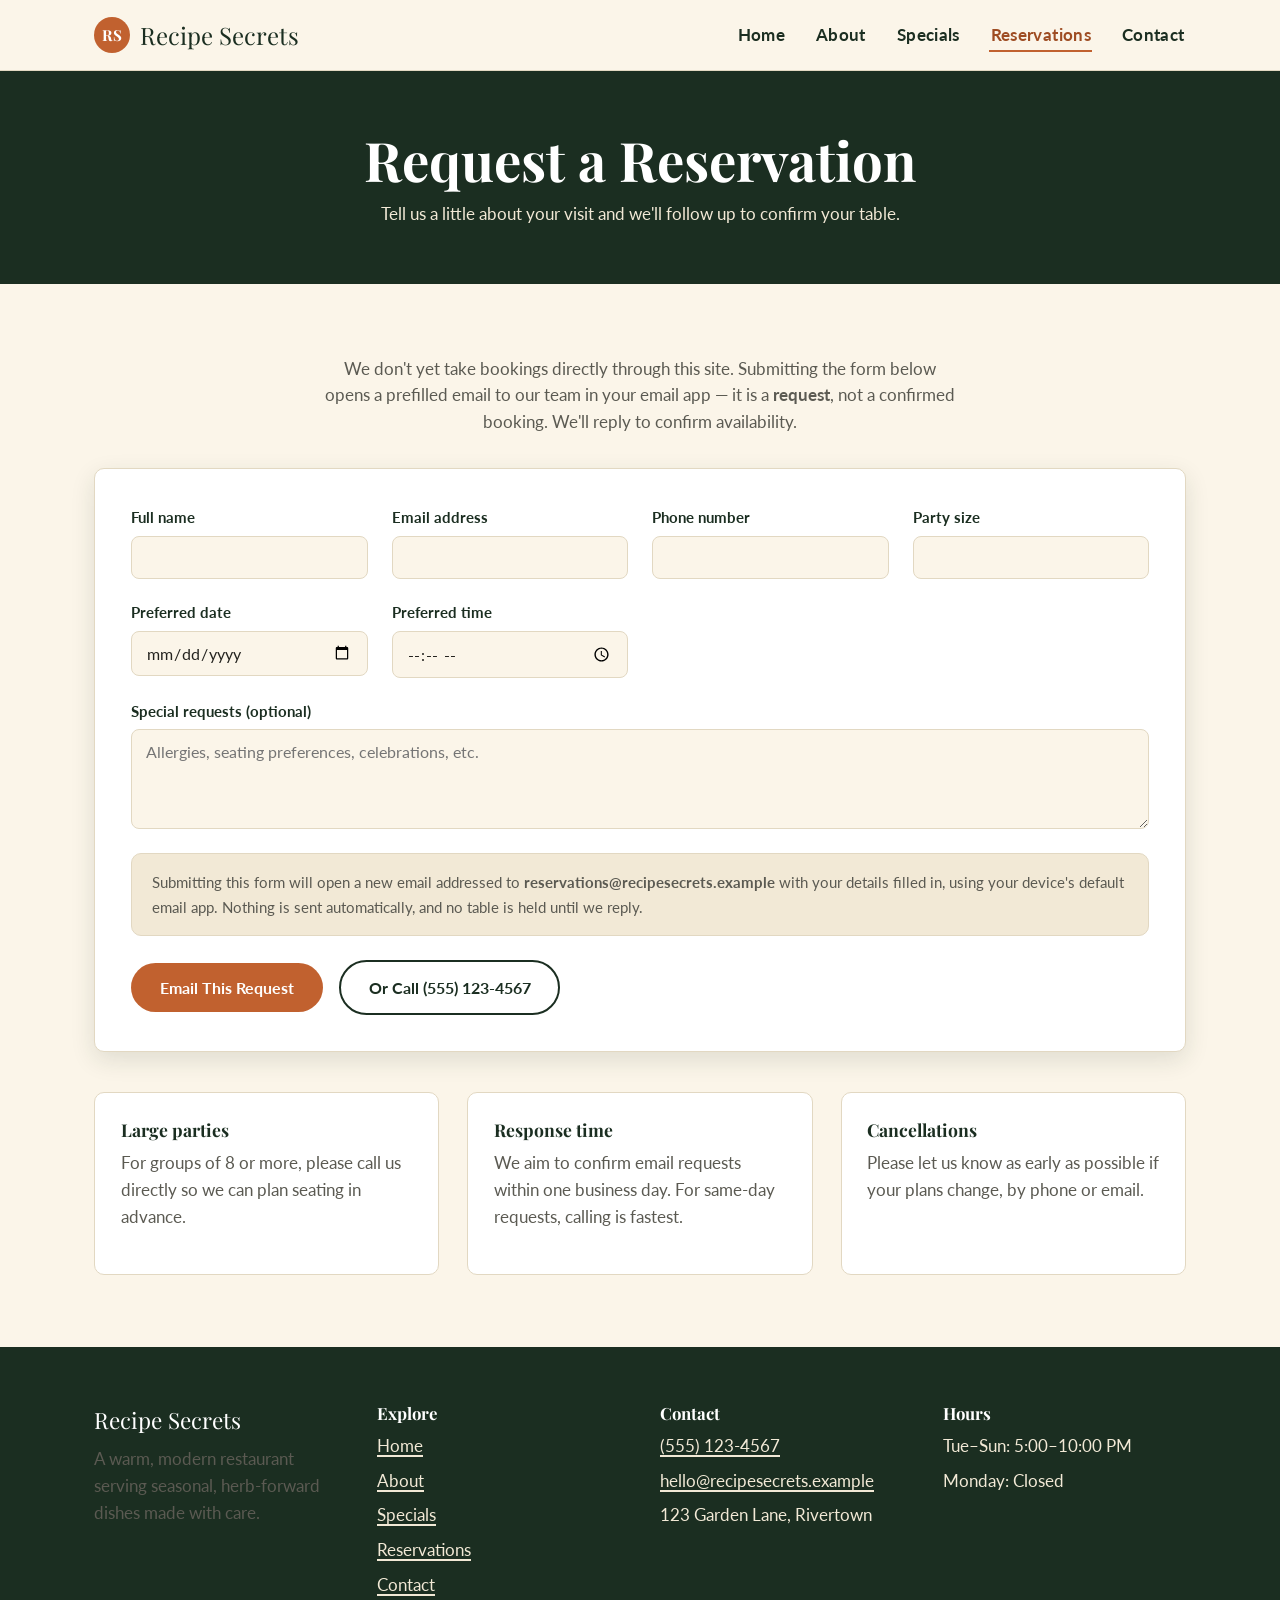
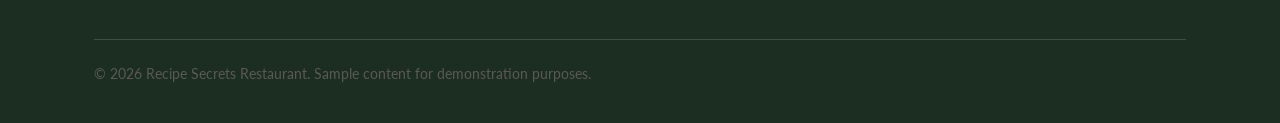
<file: reservations.html>
<!DOCTYPE html>
<html lang="en">
<head>
<meta charset="UTF-8">
<meta name="viewport" content="width=device-width, initial-scale=1.0">
<title>Reservations | Recipe Secrets Restaurant</title>
<meta name="description" content="Request a table at Recipe Secrets Restaurant. Fill out our reservation form to send a prefilled email request, or call us directly.">
<meta property="og:title" content="Reservations at Recipe Secrets Restaurant">
<meta property="og:description" content="Request a table by email or phone.">
<meta property="og:type" content="website">
<meta property="og:image" content="https://images.unsplash.com/photo-1504674900247-0877df9cc836?auto=format&fit=crop&w=1200&q=80">
<meta name="twitter:card" content="summary_large_image">
<link rel="preconnect" href="https://images.unsplash.com">
<link rel="stylesheet" href="https://fonts.googleapis.com/css2?family=Playfair+Display:wght@600;700&family=Lato:wght@400;700&display=swap">
<link rel="stylesheet" href="css/style.css">
</head>
<body>
<a class="skip-link" href="#main">Skip to main content</a>

<header class="site-header">
  <nav class="nav-bar" aria-label="Primary">
    <a class="brand" href="index.html">
      <span class="brand-mark" aria-hidden="true">RS</span>
      Recipe Secrets
    </a>
    <button class="nav-toggle" aria-expanded="false" aria-controls="primary-nav" aria-label="Toggle navigation menu">
      <span class="nav-toggle-bar"></span>
    </button>
    <ul class="nav-list" id="primary-nav">
      <li><a href="index.html">Home</a></li>
      <li><a href="about.html">About</a></li>
      <li><a href="specials.html">Specials</a></li>
      <li><a href="reservations.html" aria-current="page">Reservations</a></li>
      <li><a href="contact.html">Contact</a></li>
    </ul>
  </nav>
</header>

<main id="main">

  <section class="page-hero">
    <div class="container">
      <h1>Request a Reservation</h1>
      <p>Tell us a little about your visit and we'll follow up to confirm your table.</p>
    </div>
  </section>

  <section class="section">
    <div class="container">
      <div class="section-heading" style="margin-bottom:2rem;">
        <p>We don't yet take bookings directly through this site. Submitting the form below opens a prefilled email to our team in your email app &mdash; it is a <strong>request</strong>, not a confirmed booking. We'll reply to confirm availability.</p>
      </div>

      <div class="form-card">
        <form id="reservation-form">
          <div class="form-grid">
            <div class="form-field">
              <label for="name">Full name</label>
              <input type="text" id="name" name="name" autocomplete="name" required>
            </div>
            <div class="form-field">
              <label for="email">Email address</label>
              <input type="email" id="email" name="email" autocomplete="email" required>
            </div>
            <div class="form-field">
              <label for="phone">Phone number</label>
              <input type="tel" id="phone" name="phone" autocomplete="tel" required>
            </div>
            <div class="form-field">
              <label for="party-size">Party size</label>
              <input type="number" id="party-size" name="partySize" min="1" max="20" required>
            </div>
            <div class="form-field">
              <label for="date">Preferred date</label>
              <input type="date" id="date" name="date" required>
            </div>
            <div class="form-field">
              <label for="time">Preferred time</label>
              <input type="time" id="time" name="time" required>
            </div>
            <div class="form-field full">
              <label for="notes">Special requests (optional)</label>
              <textarea id="notes" name="notes" placeholder="Allergies, seating preferences, celebrations, etc."></textarea>
            </div>
          </div>

          <p class="form-note" style="margin-top:1.5rem;">
            Submitting this form will open a new email addressed to <strong>reservations@recipesecrets.example</strong> with your details filled in, using your device's default email app. Nothing is sent automatically, and no table is held until we reply.
          </p>

          <div class="form-actions">
            <button type="submit" class="btn btn-primary">Email This Request</button>
            <a class="btn btn-outline" href="tel:+15551234567">Or Call (555) 123-4567</a>
          </div>
        </form>
      </div>

      <div class="pillar-grid">
        <div class="pillar">
          <h3>Large parties</h3>
          <p>For groups of 8 or more, please call us directly so we can plan seating in advance.</p>
        </div>
        <div class="pillar">
          <h3>Response time</h3>
          <p>We aim to confirm email requests within one business day. For same-day requests, calling is fastest.</p>
        </div>
        <div class="pillar">
          <h3>Cancellations</h3>
          <p>Please let us know as early as possible if your plans change, by phone or email.</p>
        </div>
      </div>
    </div>
  </section>

</main>

<footer class="site-footer">
  <div class="container">
    <div class="footer-grid">
      <div>
        <p class="footer-brand">Recipe Secrets</p>
        <p>A warm, modern restaurant serving seasonal, herb-forward dishes made with care.</p>
      </div>
      <div>
        <h3>Explore</h3>
        <ul class="footer-list">
          <li><a href="index.html">Home</a></li>
          <li><a href="about.html">About</a></li>
          <li><a href="specials.html">Specials</a></li>
          <li><a href="reservations.html">Reservations</a></li>
          <li><a href="contact.html">Contact</a></li>
        </ul>
      </div>
      <div>
        <h3>Contact</h3>
        <ul class="footer-list">
          <li><a href="tel:+15551234567">(555) 123-4567</a></li>
          <li><a href="mailto:hello@recipesecrets.example">hello@recipesecrets.example</a></li>
          <li>123 Garden Lane, Rivertown</li>
        </ul>
      </div>
      <div>
        <h3>Hours</h3>
        <ul class="footer-list">
          <li>Tue&ndash;Sun: 5:00&ndash;10:00 PM</li>
          <li>Monday: Closed</li>
        </ul>
      </div>
    </div>
    <div class="footer-bottom">
      <p>&copy; 2026 Recipe Secrets Restaurant. Sample content for demonstration purposes.</p>
    </div>
  </div>
</footer>

<script src="js/main.js"></script>
<script src="js/reservation.js"></script>
</body>
</html>
</file>
<file: css/style.css>
/* ===== Recipe Secrets Restaurant — shared stylesheet ===== */

:root {
  --color-cream: #FBF5E9;
  --color-cream-dark: #F2E9D6;
  --color-surface: #FFFFFF;
  --color-green: #27402F;
  --color-green-deep: #1B2E21;
  --color-green-soft: #44614C;
  --color-terracotta: #C1612F;
  --color-terracotta-dark: #9E4C22;
  --color-text: #24231F;
  --color-text-muted: #5B5A52;
  --color-border: #E2D8C2;
  --font-display: "Playfair Display", Georgia, "Times New Roman", serif;
  --font-body: "Lato", "Segoe UI", sans-serif;
  --radius: 10px;
  --shadow-soft: 0 8px 24px rgba(27, 46, 33, 0.12);
  --max-width: 1140px;
}

@media (prefers-reduced-motion: no-preference) {
  :root {
    --transition-fast: 160ms ease;
    --transition-med: 280ms ease;
  }
}
@media (prefers-reduced-motion: reduce) {
  :root {
    --transition-fast: 0ms;
    --transition-med: 0ms;
  }
  * {
    scroll-behavior: auto !important;
  }
}

*, *::before, *::after { box-sizing: border-box; }

html {
  scroll-behavior: smooth;
}

body {
  margin: 0;
  font-family: var(--font-body);
  background: var(--color-cream);
  color: var(--color-text);
  line-height: 1.6;
  font-size: 1.05rem;
}

img { max-width: 100%; display: block; }

h1, h2, h3, h4 {
  font-family: var(--font-display);
  color: var(--color-green-deep);
  line-height: 1.2;
  margin: 0 0 0.6em;
}

h1 { font-size: clamp(2.2rem, 5vw, 3.4rem); }
h2 { font-size: clamp(1.7rem, 3.2vw, 2.4rem); }
h3 { font-size: 1.35rem; }

p { margin: 0 0 1em; color: var(--color-text-muted); }

a {
  color: var(--color-terracotta-dark);
  text-decoration-thickness: 1.5px;
  text-underline-offset: 3px;
}
a:hover { color: var(--color-terracotta); }

:focus-visible {
  outline: 3px solid var(--color-terracotta);
  outline-offset: 3px;
}

.container {
  max-width: var(--max-width);
  margin: 0 auto;
  padding: 0 1.5rem;
}

.visually-hidden {
  position: absolute;
  width: 1px; height: 1px;
  overflow: hidden;
  clip: rect(0 0 0 0);
  white-space: nowrap;
}

.skip-link {
  position: absolute;
  left: 1rem;
  top: -3rem;
  background: var(--color-green-deep);
  color: #fff;
  padding: 0.6em 1em;
  border-radius: var(--radius);
  z-index: 100;
  transition: top var(--transition-fast);
}
.skip-link:focus { top: 1rem; }

/* ===== Header / Nav ===== */
.site-header {
  background: var(--color-cream);
  border-bottom: 1px solid var(--color-border);
  position: sticky;
  top: 0;
  z-index: 50;
}

.nav-bar {
  display: flex;
  align-items: center;
  justify-content: space-between;
  padding: 1rem 1.5rem;
  max-width: var(--max-width);
  margin: 0 auto;
}

.brand {
  display: flex;
  align-items: center;
  gap: 0.6rem;
  font-family: var(--font-display);
  font-size: 1.5rem;
  color: var(--color-green-deep);
  text-decoration: none;
}
.brand:hover { color: var(--color-green-deep); }
.brand-mark {
  width: 2.25rem;
  height: 2.25rem;
  border-radius: 50%;
  background: var(--color-terracotta);
  color: #fff;
  display: flex;
  align-items: center;
  justify-content: center;
  font-weight: 700;
  font-family: var(--font-display);
  font-size: 0.95rem;
  letter-spacing: -0.02em;
  flex-shrink: 0;
}

.nav-toggle {
  display: none;
  background: transparent;
  border: 2px solid var(--color-green-deep);
  border-radius: var(--radius);
  padding: 0.45rem 0.6rem;
  cursor: pointer;
}
.nav-toggle-bar,
.nav-toggle-bar::before,
.nav-toggle-bar::after {
  display: block;
  width: 22px;
  height: 2px;
  background: var(--color-green-deep);
  position: relative;
  transition: transform var(--transition-fast);
}
.nav-toggle-bar::before,
.nav-toggle-bar::after {
  content: "";
  position: absolute;
  left: 0;
}
.nav-toggle-bar::before { top: -7px; }
.nav-toggle-bar::after { top: 7px; }

.nav-list {
  display: flex;
  gap: 1.75rem;
  list-style: none;
  margin: 0;
  padding: 0;
}

.nav-list a {
  color: var(--color-green-deep);
  text-decoration: none;
  font-weight: 700;
  letter-spacing: 0.02em;
  padding: 0.3rem 0.1rem;
  border-bottom: 2px solid transparent;
  transition: border-color var(--transition-fast), color var(--transition-fast);
}
.nav-list a:hover,
.nav-list a[aria-current="page"] {
  color: var(--color-terracotta-dark);
  border-color: var(--color-terracotta);
}

@media (max-width: 760px) {
  .nav-toggle { display: inline-flex; }
  .nav-list {
    position: absolute;
    top: 100%;
    left: 0;
    right: 0;
    background: var(--color-cream);
    border-bottom: 1px solid var(--color-border);
    flex-direction: column;
    gap: 0;
    padding: 0.5rem 1.5rem 1rem;
    display: none;
  }
  .nav-list.is-open { display: flex; }
  .nav-list li { border-top: 1px solid var(--color-border); }
  .nav-list a { display: block; padding: 0.85rem 0.2rem; }
}

/* ===== Buttons ===== */
.btn {
  display: inline-block;
  font-family: var(--font-body);
  font-weight: 700;
  font-size: 1rem;
  padding: 0.8rem 1.7rem;
  border-radius: 999px;
  text-decoration: none;
  cursor: pointer;
  border: 2px solid transparent;
  transition: transform var(--transition-fast), background var(--transition-fast), color var(--transition-fast), border-color var(--transition-fast);
}
.btn:hover { transform: translateY(-2px); }
.btn:active { transform: translateY(0); }

.btn-primary {
  background: var(--color-terracotta);
  color: #fff;
}
.btn-primary:hover { background: var(--color-terracotta-dark); color: #fff; }

.btn-secondary {
  background: transparent;
  color: var(--color-cream);
  border-color: var(--color-cream);
}
.btn-secondary:hover { background: var(--color-cream); color: var(--color-green-deep); }

.btn-outline {
  background: transparent;
  color: var(--color-green-deep);
  border-color: var(--color-green-deep);
}
.btn-outline:hover { background: var(--color-green-deep); color: #fff; }

.btn-group {
  display: flex;
  flex-wrap: wrap;
  gap: 1rem;
}

/* ===== Hero ===== */
.hero {
  position: relative;
  color: #fff;
  background: linear-gradient(180deg, rgba(27,46,33,0.55), rgba(27,46,33,0.78)), var(--color-green-deep);
  background-size: cover;
  background-position: center;
}
.hero.has-image {
  background-image: linear-gradient(180deg, rgba(20,32,23,0.5), rgba(20,32,23,0.82)), var(--hero-img);
}
.hero-inner {
  padding: 6.5rem 1.5rem 5rem;
  max-width: 760px;
}
.hero p.eyebrow {
  text-transform: uppercase;
  letter-spacing: 0.18em;
  font-size: 0.85rem;
  color: var(--color-cream-dark);
  font-weight: 700;
  margin-bottom: 1rem;
}
.hero h1 { color: #fff; }
.hero .lede {
  color: #F2EADA;
  font-size: 1.15rem;
  max-width: 540px;
}

.page-hero {
  padding: 3.5rem 1.5rem;
  background: var(--color-green-deep);
  color: #fff;
  text-align: center;
}
.page-hero h1 { color: #fff; margin-bottom: 0.5rem; }
.page-hero p { color: var(--color-cream-dark); max-width: 620px; margin: 0 auto; }

/* ===== Sections ===== */
section.section {
  padding: 4.5rem 0;
}
section.section.alt {
  background: var(--color-cream-dark);
}
.section-heading {
  text-align: center;
  max-width: 640px;
  margin: 0 auto 2.75rem;
}
.section-heading .eyebrow {
  text-transform: uppercase;
  letter-spacing: 0.16em;
  font-size: 0.8rem;
  font-weight: 700;
  color: var(--color-terracotta-dark);
}

/* ===== Cards ===== */
.card-grid {
  display: grid;
  grid-template-columns: repeat(auto-fit, minmax(260px, 1fr));
  gap: 2rem;
}

.dish-card {
  background: var(--color-surface);
  border-radius: var(--radius);
  overflow: hidden;
  box-shadow: var(--shadow-soft);
  border: 1px solid var(--color-border);
  display: flex;
  flex-direction: column;
  transition: transform var(--transition-med), box-shadow var(--transition-med);
}
.dish-card:hover {
  transform: translateY(-6px);
  box-shadow: 0 16px 32px rgba(27, 46, 33, 0.18);
}
.dish-card img {
  width: 100%;
  height: 210px;
  object-fit: cover;
}
.dish-card-body { padding: 1.35rem 1.4rem 1.6rem; flex: 1; display: flex; flex-direction: column; }
.dish-card-body h3 { margin-bottom: 0.4rem; }
.dish-price {
  color: var(--color-terracotta-dark);
  font-weight: 700;
  margin-top: auto;
  padding-top: 0.8rem;
}
.dish-tag {
  display: inline-block;
  background: var(--color-green-deep);
  color: #fff;
  font-size: 0.72rem;
  font-weight: 700;
  letter-spacing: 0.05em;
  text-transform: uppercase;
  padding: 0.25rem 0.6rem;
  border-radius: 999px;
  margin-bottom: 0.6rem;
  align-self: flex-start;
}

/* ===== About / split layout ===== */
.split {
  display: grid;
  grid-template-columns: 1fr 1fr;
  gap: 3rem;
  align-items: center;
}
.split img {
  border-radius: var(--radius);
  box-shadow: var(--shadow-soft);
  width: 100%;
  height: 100%;
  object-fit: cover;
}
@media (max-width: 760px) {
  .split { grid-template-columns: 1fr; }
}

.pillar-grid {
  display: grid;
  grid-template-columns: repeat(auto-fit, minmax(220px, 1fr));
  gap: 1.75rem;
  margin-top: 2.5rem;
}
.pillar {
  background: var(--color-surface);
  border: 1px solid var(--color-border);
  border-radius: var(--radius);
  padding: 1.6rem;
}
.pillar h3 { font-size: 1.1rem; }

/* ===== Info blocks (contact/hours) ===== */
.info-grid {
  display: grid;
  grid-template-columns: repeat(auto-fit, minmax(230px, 1fr));
  gap: 1.75rem;
}
.info-card {
  background: var(--color-surface);
  border: 1px solid var(--color-border);
  border-radius: var(--radius);
  padding: 1.75rem;
}
.info-card h3 {
  display: flex;
  align-items: center;
  gap: 0.6rem;
  font-size: 1.05rem;
}
.info-icon {
  width: 2rem; height: 2rem;
  border-radius: 50%;
  background: var(--color-terracotta);
  color: #fff;
  display: inline-flex;
  align-items: center;
  justify-content: center;
  flex-shrink: 0;
}
.hours-table { width: 100%; border-collapse: collapse; }
.hours-table th { text-align: left; }
.hours-table td, .hours-table th {
  padding: 0.45rem 0;
  border-bottom: 1px solid var(--color-border);
  color: var(--color-text-muted);
}
.hours-table tr:last-child td { border-bottom: none; }

/* ===== Forms ===== */
.form-card {
  background: var(--color-surface);
  border: 1px solid var(--color-border);
  border-radius: var(--radius);
  box-shadow: var(--shadow-soft);
  padding: 2.25rem;
}
.form-grid {
  display: grid;
  grid-template-columns: repeat(auto-fit, minmax(220px, 1fr));
  gap: 1.3rem 1.5rem;
}
.form-field { display: flex; flex-direction: column; gap: 0.4rem; }
.form-field.full { grid-column: 1 / -1; }
label { font-weight: 700; color: var(--color-green-deep); font-size: 0.95rem; }
input, select, textarea {
  font-family: var(--font-body);
  font-size: 1rem;
  padding: 0.7rem 0.9rem;
  border: 1.5px solid var(--color-border);
  border-radius: 8px;
  background: var(--color-cream);
  color: var(--color-text);
}
input:focus, select:focus, textarea:focus {
  border-color: var(--color-terracotta);
}
textarea { resize: vertical; min-height: 100px; }
.form-note {
  background: var(--color-cream-dark);
  border: 1px solid var(--color-border);
  border-radius: var(--radius);
  padding: 1rem 1.25rem;
  font-size: 0.95rem;
  color: var(--color-text-muted);
}
.form-actions {
  margin-top: 1.5rem;
  display: flex;
  flex-wrap: wrap;
  gap: 1rem;
  align-items: center;
}

/* ===== Specials badge ===== */
.sample-banner {
  background: var(--color-terracotta);
  color: #fff;
  text-align: center;
  padding: 0.65rem 1rem;
  font-size: 0.92rem;
  font-weight: 700;
}

/* ===== CTA band ===== */
.cta-band {
  background: var(--color-green-deep);
  color: #fff;
  padding: 3.5rem 0;
  text-align: center;
}
.cta-band h2 { color: #fff; }
.cta-band p { color: var(--color-cream-dark); max-width: 560px; margin: 0 auto 1.75rem; }

/* ===== Footer ===== */
.site-footer {
  background: var(--color-green-deep);
  color: var(--color-cream-dark);
  padding: 3.5rem 0 1.5rem;
}
.footer-grid {
  display: grid;
  grid-template-columns: repeat(auto-fit, minmax(200px, 1fr));
  gap: 2.5rem;
  padding-bottom: 2.5rem;
  border-bottom: 1px solid rgba(255,255,255,0.15);
}
.site-footer h3 { color: #fff; font-size: 1.05rem; }
.site-footer a { color: var(--color-cream-dark); }
.site-footer a:hover { color: #fff; }
.footer-brand {
  font-family: var(--font-display);
  font-size: 1.4rem;
  color: #fff;
  margin-bottom: 0.5rem;
}
.footer-list { list-style: none; margin: 0; padding: 0; display: flex; flex-direction: column; gap: 0.5rem; }
.footer-bottom {
  padding-top: 1.5rem;
  font-size: 0.85rem;
  display: flex;
  flex-wrap: wrap;
  gap: 0.5rem 1.5rem;
  justify-content: space-between;
}

/* ===== Utility ===== */
.text-center { text-align: center; }
.mt-lg { margin-top: 2.5rem; }
</file>
